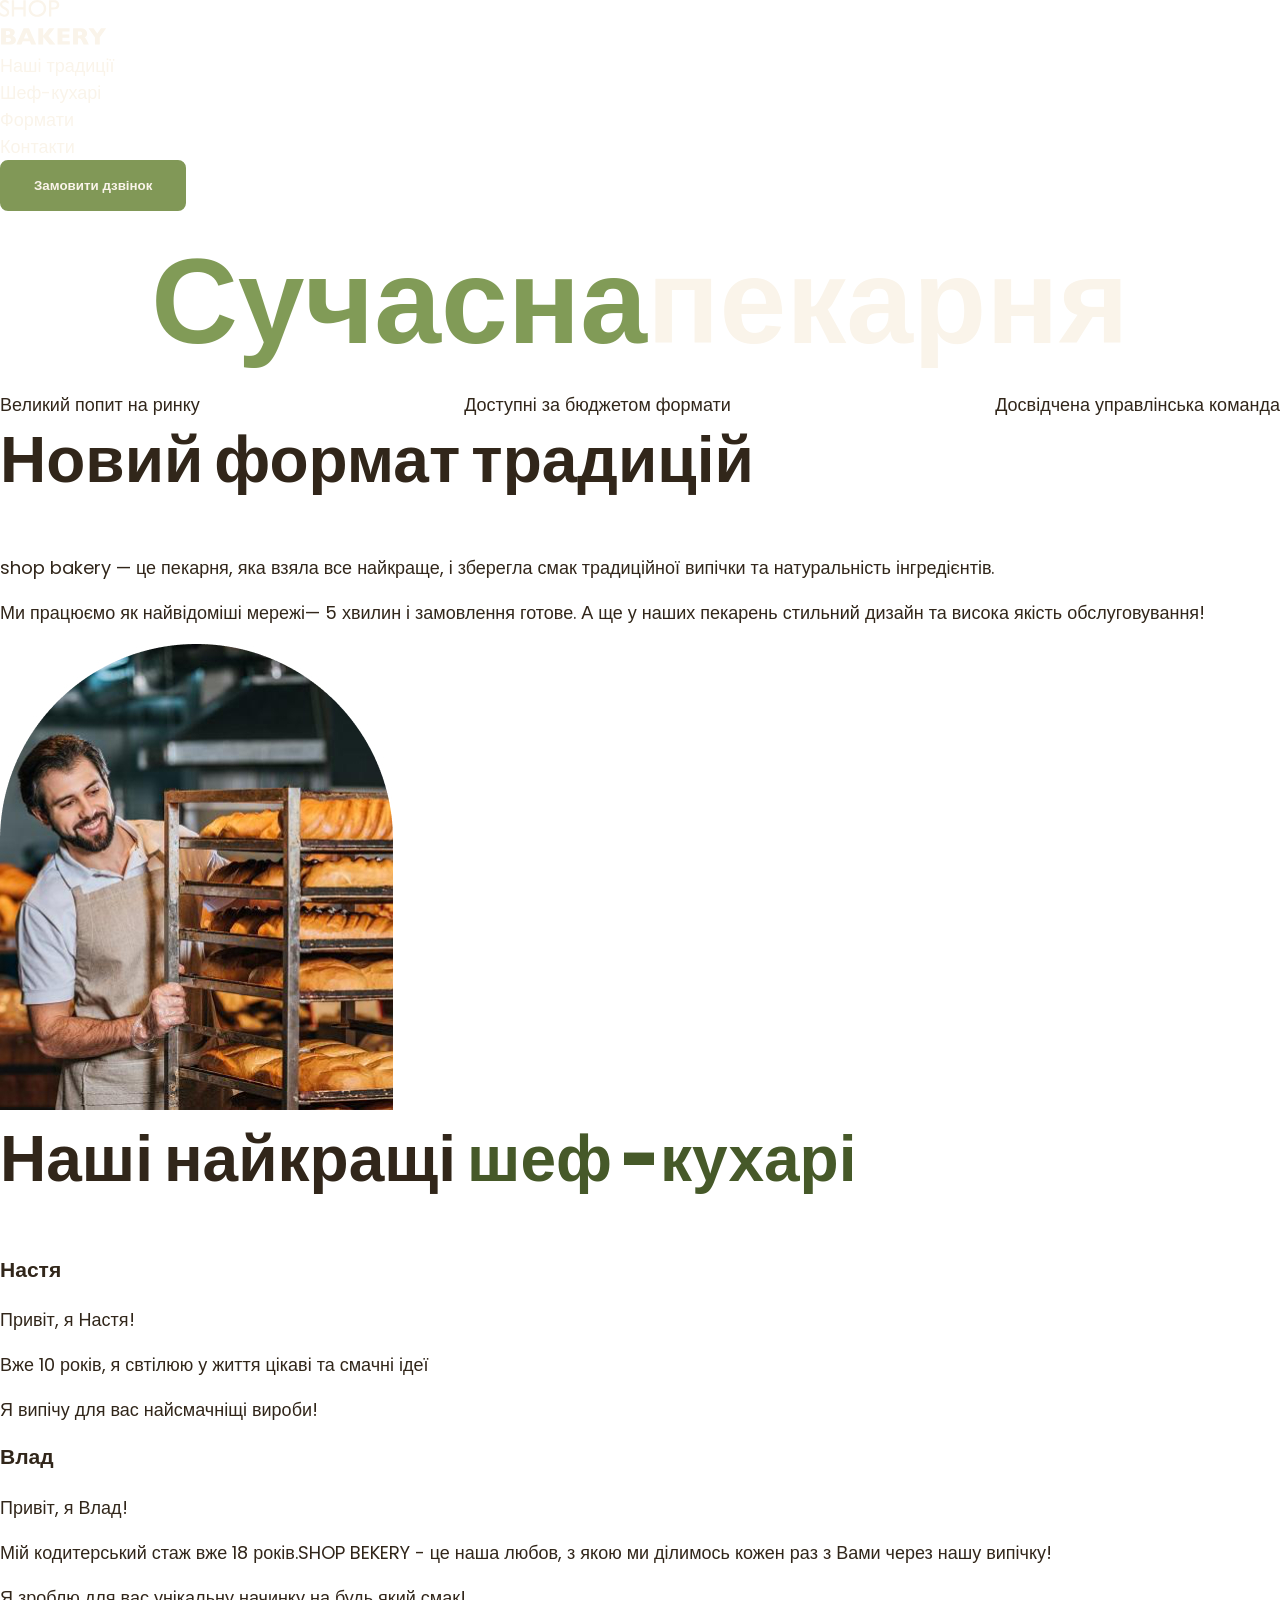
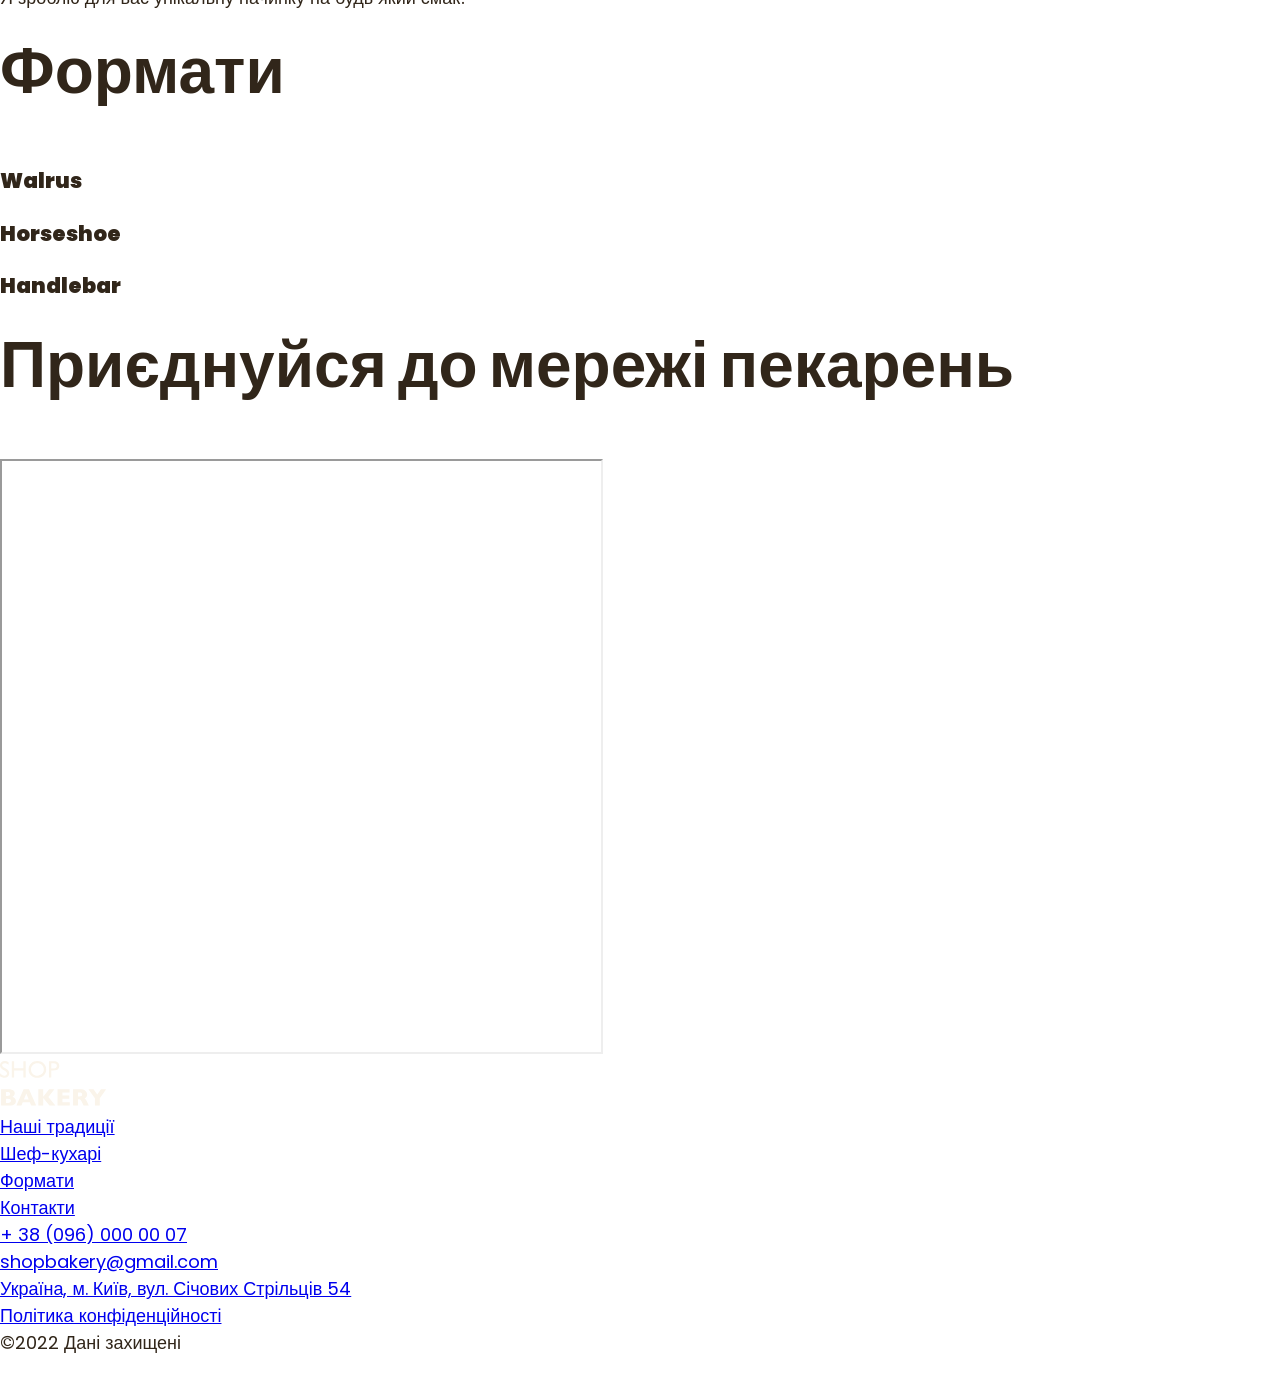
<file: index.html>
<!DOCTYPE html>
<html lang="uk">
  <head>
    <meta charset="UTF-8" />
    <meta name="viewport" content="width=device-width, initial-scale=1.0" />
    <title>Сучасна пекарня</title>
    <link rel="stylesheet" href="./css/styles.css" />
  </head>
  <body>
    <header>
      <nav>
        <a href="./">
          <!--Logo -->
          <img src="./images/logo.svg" alt="Логотип сучасної пекарні" />
        </a>
        <ul>
          <li>
            <a class="link" href="#traditions-section">Наші традиції</a>
          </li>
          <li>
            <a class="link" href="#chefs-section">Шеф-кухарі</a>
          </li>
          <li>
            <a class="link" href="#formats-section">Формати</a>
          </li>
          <li>
            <a class="link" href="#contact-section">Контакти</a>
          </li>
        </ul>
      </nav>
      <button class="button" type="button">Замовити дзвінок</button>
    </header>
    <main>
      <section>
        <h1 class="hero-title"><span class="accent">Сучасна</span>пекарня</h1>
      </section>
      <section id="traditions-section">
        <ul class="advantages-list">
          <li>Великий попит на ринку</li>
          <li>Доступні за бюджетом формати</li>
          <li>Досвідчена управлінська команда</li>
        </ul>
        <h2 class="section-title">Новий формат традицій</h2>
        <p>
          <span>shop bakery</span> — це пекарня, яка взяла все найкраще, і
          зберегла смак традиційної випічки та натуральність інгредієнтів.
        </p>
        <p>
          Ми працюємо як найвідоміші мережі—
          <span>5 хвилин і замовлення готове.</span> А ще у наших пекарень
          стильний дизайн та висока якість обслуговування!
        </p>
        <img
          src="./images/baker-man.jpeg"
          alt="Чоловік пекар дивиться на батони із посмішкою"
        />
      </section>
      <section id="chefs-section">
        <h2 class="section-title">
          Наші найкращі<span class="accent"> шеф -кухарі</span>
        </h2>
        <ul>
          <li>
            <article>
              <h3>Настя</h3>
              <p>Привіт, я Настя!</p>
              <p>Вже 10 років, я свтілюю у життя цікаві та смачні ідеї</p>
              <p>Я випічу для вас найсмачніщі вироби!</p>
            </article>
          </li>
          <li>
            <article>
              <h3>Влад</h3>
              <p>Привіт, я Влад!</p>
              <p>
                Мій кодитерський стаж вже 18 років.SHOP BEKERY - це наша любов,
                з якою ми ділимось кожен раз з Вами через нашу випічку!
              </p>
              <p>Я зроблю для вас унікальну начинку на будь який смак!</p>
            </article>
          </li>
        </ul>
      </section>
      <section id="formats-section">
        <h2 class="section-title">Формати</h2>
        <ul>
          <li>
            <article>
              <h3 lang="en">Walrus</h3>
            </article>
          </li>
          <li>
            <article>
              <h3 lang="en">Horseshoe</h3>
            </article>
          </li>
          <li>
            <article>
              <h3 lang="en">Handlebar</h3>
            </article>
          </li>
        </ul>
      </section>
      <section id="contact-section">
        <h2 class="section-title">Приєднуйся до мережі пекарень</h2>
        <iframe
          src="https://www.google.com/maps/embed?pb=!1m18!1m12!1m3!1d2540.163447036127!2d30.48869837623929!3d50.456680986915515!2m3!1f0!2f0!3f0!3m2!1i1024!2i768!4f13.1!3m3!1m2!1s0x40d4ce637c006b2d%3A0xaf86385f19996ff0!2z0YPQuy4g0KHQtdGH0LXQstGL0YUg0KHRgtGA0LXQu9GM0YbQvtCyLCA1NCwg0JrQuNC10LIsIDAyMDAw!5e0!3m2!1sru!2sua!4v1762864063836!5m2!1sru!2sua"
          width="603"
          height="595"
        ></iframe>
      </section>
    </main>
    <footer>
      <nav>
        <a href="#"> </a>
        <!--Logo-->
        <img src="./images/logo.svg" alt="Логотип сучасної пекарні" />
        <ul>
          <li>
            <a href="#">Наші традиції</a>
          </li>
          <li>
            <a href="#">Шеф-кухарі</a>
          </li>
          <li>
            <a href="#">Формати</a>
          </li>
          <li>
            <a href="#">Контакти</a>
          </li>
        </ul>
      </nav>
      <address>
        <ul>
          <li><a href="tel:+380960000007">+ 38 (096) 000 00 07</a></li>
          <li>
            <a href="mailto:shopbakery@gmail.com">shopbakery@gmail.com</a>
          </li>
          <li>
            <a href="https://maps.app.goo.gl/AGu1dHzG3ngqj6Wf8" target="_blank">
              Україна, м. Київ, вул. Січових Стрільців 54
            </a>
          </li>
          <li>
            <a href="#">
              <!--fasebook icon-->
            </a>
          </li>
          <li>
            <a href="#">
              <!--instagram icon-->
            </a>
          </li>
        </ul>
        <a href="#" target="_blank">Політика конфіденційності</a>
        <p>&copy;2022 Дані захищені</p>
      </address>
    </footer>
  </body>
</html>
</file>
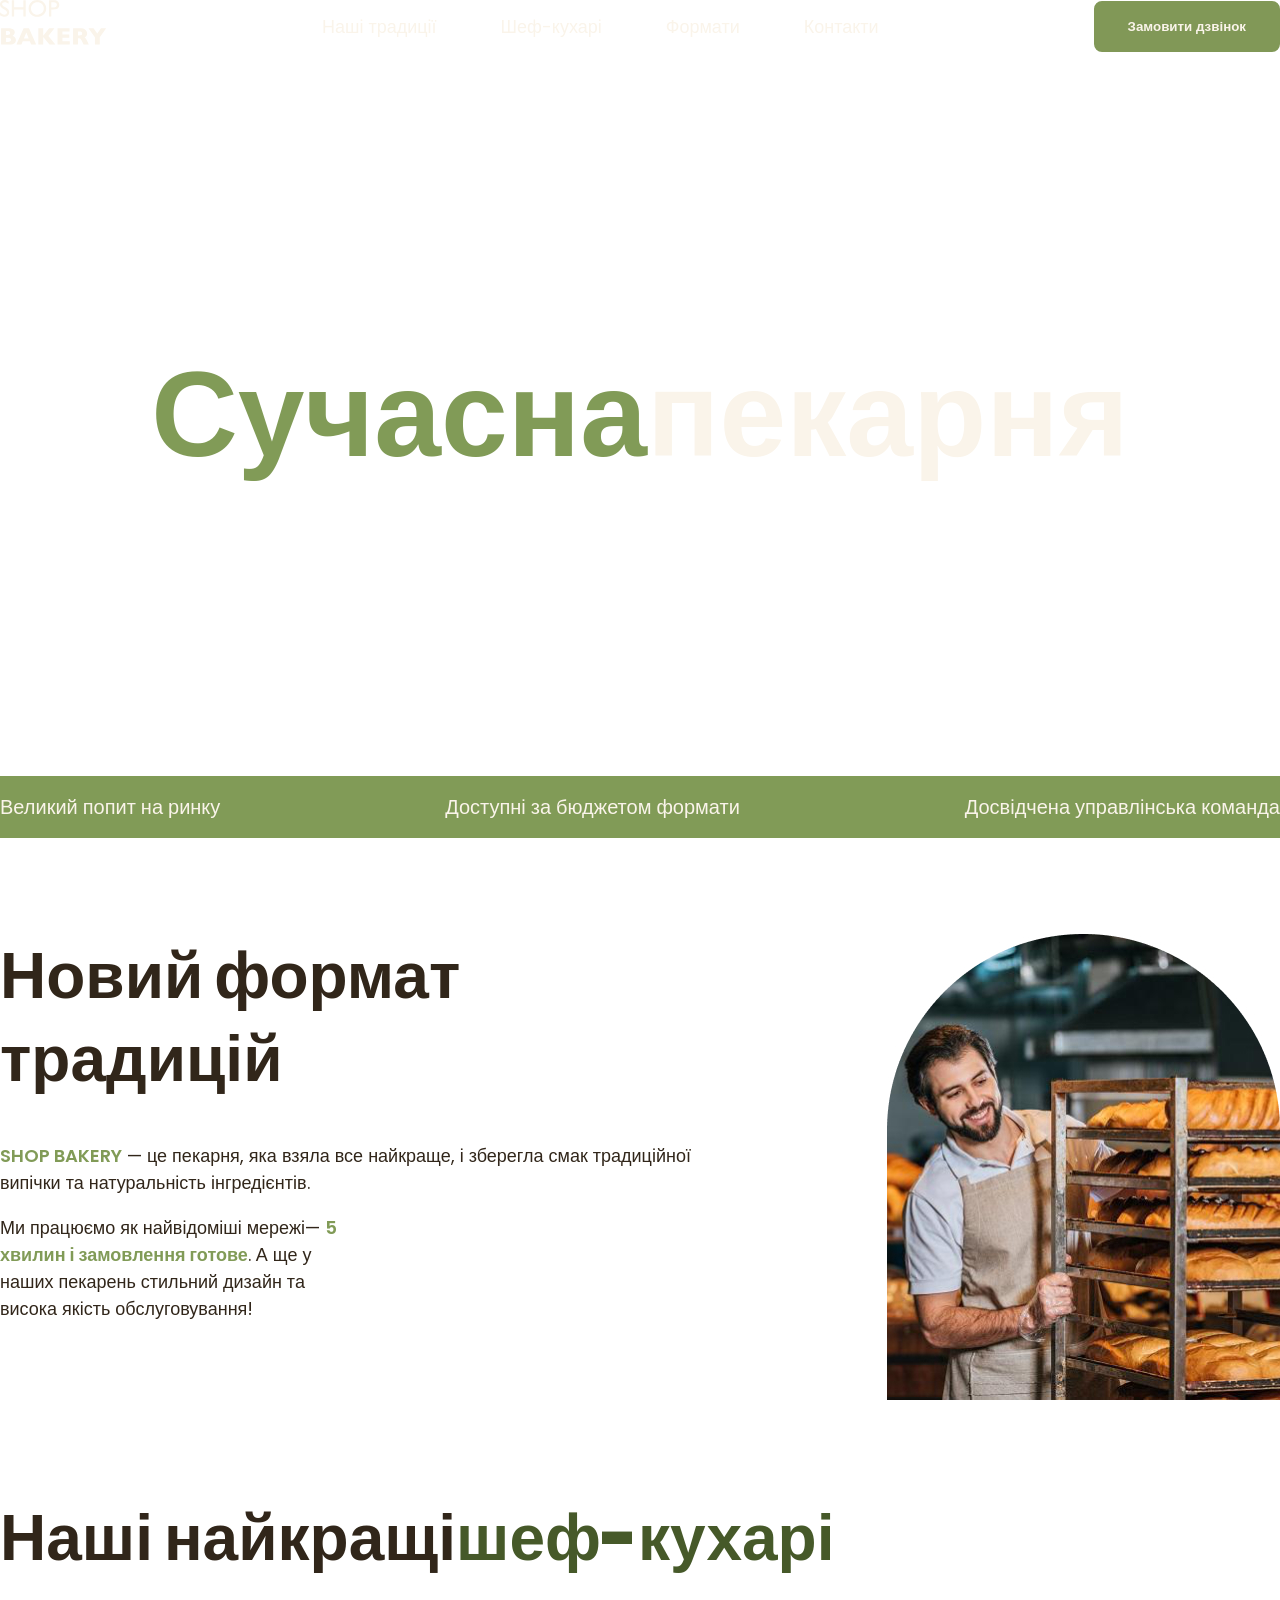
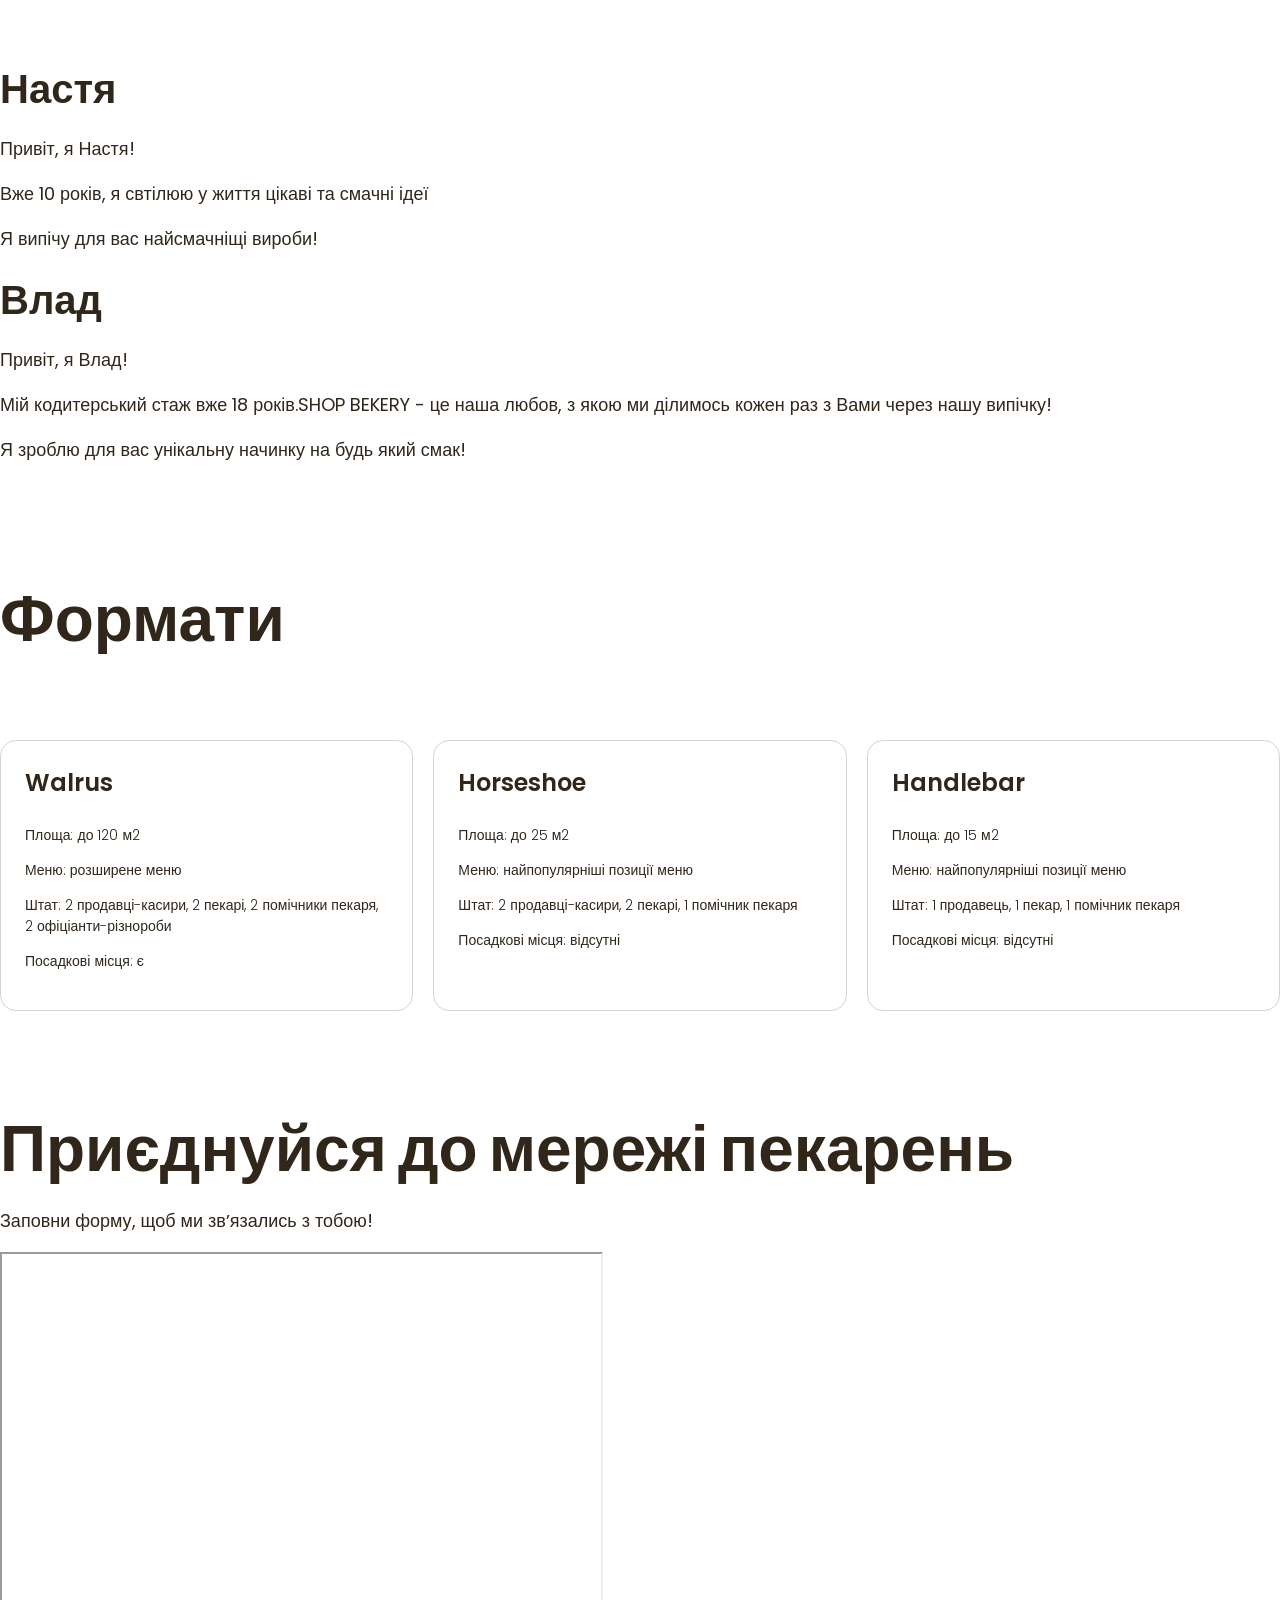
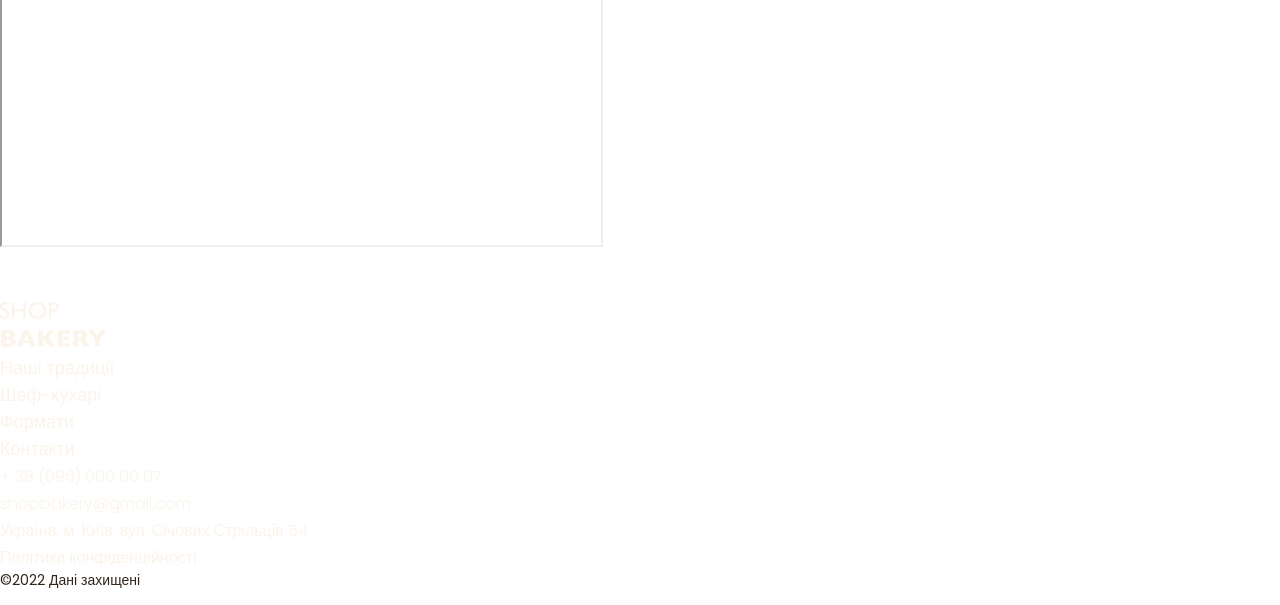
<file: index2.html>
<!DOCTYPE html>
<html lang="uk">
  <head>
    <meta charset="UTF-8" />
    <meta name="viewport" content="width=device-width, initial-scale=1.0" />
    <title>Сучасна пекарня</title>
    <!--Fonts
    <link rel="preconnect" href="https://fonts.googleapis.com" />
    <link rel="preconnect" href="https://fonts.gstatic.com" crossorigin />
    <link
      href="https://fonts.googleapis.com/css2?family=Poppins:wght@300;400;600;900&display=swap"
      rel="stylesheet"
    />-->
    <!--Styles-->
    <link rel="stylesheet" href="./css/styles.css" />
  </head>
  <body>
    <header>
      <div class="container">
        <div class="header-container">
          <!--Flex container-->
          <nav class="header-nav">
            <a href="./">
              <!--Logo -->
              <img src="./images/logo.svg" alt="Логотип сучасної пекарні" />
            </a>
            <ul class="header-menu">
              <li>
                <a class="link" href="#traditions-section">Наші традиції</a>
              </li>
              <li>
                <a class="link" href="#chefs-section">Шеф-кухарі</a>
              </li>
              <li>
                <a class="link" href="#formats-section">Формати</a>
              </li>
              <li>
                <a class="link" href="#contact-section">Контакти</a>
              </li>
            </ul>
          </nav>
          <button class="button" type="button">Замовити дзвінок</button>
        </div>
      </div>
    </header>
    <main>
      <section class="hero-section">
        <div class="container">
          <h1 class="hero-title"><span class="accent">Сучасна</span>пекарня</h1>
        </div>
      </section>
      <section class="advantages-section">
        <div class="container">
          <h2 class="visualy-hidden">Наші переваги</h2>
          <ul class="advantages-list">
            <li class="advantages-item">Великий попит на ринку</li>
            <li class="advantages-item">Доступні за бюджетом формати</li>
            <li class="advantages-item">Досвідчена управлінська команда</li>
          </ul>
        </div>
      </section>
      <section class="traditions-section section" id="traditions-section">
        <div class="container">
          <div class="traditions-container">
            <div class="traditions-content">
              <h2 class="traditions-title section-title">
                Новий формат традицій
              </h2>
              <p class="traditions-text">
                <span class="brand uppercase">shop bakery</span> — це пекарня,
                яка взяла все найкраще, і зберегла смак традиційної випічки та
                натуральність інгредієнтів.
              </p>
              <p class="traditions-text limited">
                Ми працюємо як найвідоміші мережі—
                <span class="brand">5 хвилин і замовлення готове</span>. А ще у
                наших пекарень стильний дизайн та висока якість обслуговування!
              </p>
            </div>
            <img
              src="./images/baker-man.jpeg"
              alt="Чоловік пекар дивиться на батони із посмішкою"
            />
          </div>
        </div>
      </section>
      <section class="section" id="chefs-section">
        <div class="container">
          <h2 class="chefs-title section-title">
            Наші найкращі<span class="accent">шеф-кухарі</span>
          </h2>
          <ul>
            <li>
              <article>
                <h3 class="chef-title">Настя</h3>
                <p>Привіт, я Настя!</p>
                <p>Вже 10 років, я свтілюю у життя цікаві та смачні ідеї</p>
                <p>Я випічу для вас найсмачніщі вироби!</p>
              </article>
            </li>
            <li>
              <article>
                <h3 class="chef-title">Влад</h3>
                <p>Привіт, я Влад!</p>
                <p>
                  Мій кодитерський стаж вже 18 років.SHOP BEKERY - це наша
                  любов, з якою ми ділимось кожен раз з Вами через нашу випічку!
                </p>
                <p>Я зроблю для вас унікальну начинку на будь який смак!</p>
              </article>
            </li>
          </ul>
        </div>
      </section>
      <section class="section" id="formats-section">
        <div class="container">
          <h2 class="formats-title section-title">Формати</h2>
          <ul class="formats-list">
            <li class="formats-item">
              <article class="format-card">
                <h3 class="format-title" lang="en">Walrus</h3>
                <div class="format-text">
                  <p>Площа: до 120 м2</p>
                  <p>Меню: розширене меню</p>
                  <p>
                    Штат: 2 продавці-касири, 2 пекарі, 2 помічники пекаря, 2
                    офіціанти-різнороби
                  </p>
                  <p>Посадкові місця: є</p>
                </div>
              </article>
            </li>
            <li class="formats-item">
              <article class="format-card">
                <h3 class="format-title" lang="en">Horseshoe</h3>
                <div class="format-text">
                  <p>Площа: до 25 м2</p>
                  <p>Меню: найпопулярніші позиції меню</p>
                  <p>Штат: 2 продавці-касири, 2 пекарі, 1 помічник пекаря</p>
                  <p>Посадкові місця: відсутні</p>
                </div>
              </article>
            </li>
            <li class="formats-item">
              <article class="format-card">
                <h3 class="format-title" lang="en">Handlebar</h3>
                <div class="format-text">
                  <p>Площа: до 15 м2</p>
                  <p>Меню: найпопулярніші позиції меню</p>
                  <p>Штат: 1 продавець, 1 пекар, 1 помічник пекаря</p>
                  <p>Посадкові місця: відсутні</p>
                </div>
              </article>
            </li>
          </ul>
        </div>
      </section>
      <section class="section" id="contact-section">
        <div class="container">
          <h2 class="contact-title section-title">
            Приєднуйся до мережі пекарень
          </h2>
          <p>Заповни форму, щоб ми звʼязались з тобою!</p>
          <iframe
            src="https://www.google.com/maps/embed?pb=!1m18!1m12!1m3!1d2540.163447036127!2d30.48869837623929!3d50.456680986915515!2m3!1f0!2f0!3f0!3m2!1i1024!2i768!4f13.1!3m3!1m2!1s0x40d4ce637c006b2d%3A0xaf86385f19996ff0!2z0YPQuy4g0KHQtdGH0LXQstGL0YUg0KHRgtGA0LXQu9GM0YbQvtCyLCA1NCwg0JrQuNC10LIsIDAyMDAw!5e0!3m2!1sru!2sua!4v1762864063836!5m2!1sru!2sua"
            width="603"
            height="595"
          ></iframe>
        </div>
      </section>
    </main>
    <footer>
      <div class="container">
        <nav>
          <a href="#"> </a>
          <!--Logo-->
          <img src="./images/logo.svg" alt="Логотип сучасної пекарні" />
          <ul>
            <li>
              <a class="link" href="#">Наші традиції</a>
            </li>
            <li>
              <a class="link" href="#">Шеф-кухарі</a>
            </li>
            <li>
              <a class="link" href="#">Формати</a>
            </li>
            <li>
              <a class="link" href="#">Контакти</a>
            </li>
          </ul>
        </nav>
        <address>
          <ul>
            <li>
              <a class="address-link" href="tel:+380960000007"
                >+ 38 (096) 000 00 07</a
              >
            </li>
            <li>
              <a class="address-link" href="mailto:shopbakery@gmail.com"
                >shopbakery@gmail.com</a
              >
            </li>
            <li>
              <a
                class="address-link"
                href="https://maps.app.goo.gl/AGu1dHzG3ngqj6Wf8"
                target="_blank"
              >
                Україна, м. Київ, вул. Січових Стрільців 54
              </a>
            </li>
            <li>
              <a href="#">
                <!--fasebook icon-->
              </a>
            </li>
            <li>
              <a href="#">
                <!--instagram icon-->
              </a>
            </li>
          </ul>
          <a class="address-link" href="#" target="_blank"
            >Політика конфіденційності</a
          >
          <p class="address-copyright">&copy;2022 Дані захищені</p>
        </address>
      </div>
    </footer>
  </body>
</html>
</file>
<file: css/styles.css>
@font-face {
  font-display: swap;
  font-family: "Poppins";
  font-weight: 300;
  src: url("../fonts/poppins-v24-latin-300.woff2") format("woff2");
}

@font-face {
  font-display: swap;
  font-family: "Poppins";
  font-weight: 400;
  src: url("../fonts/poppins-v24-latin-regular.woff2") format("woff2");
}

@font-face {
  font-display: swap;
  font-family: "Poppins";
  font-weight: 600;
  src: url("../fonts/poppins-v24-latin-600.woff2") format("woff2");
}

@font-face {
  font-display: swap;
  font-family: "Poppins";
  font-weight: 900;
  src: url("../fonts/poppins-v24-latin-900.woff2") format("woff2");
}

:root {
  --color-primary-dark: #31261a;
  --color-primary-light: #faf4ea;
  --color-brand-light: #819b57;
  --color-brand-dark: #465929;
}

/*Base*/
* {
  box-sizing: border-box;
}
body {
  color: var(--color-primary-dark);
  line-height: 1.5;
  font-family: "Poppins", sans-serif;
  font-size: 18px;
  font-weight: 400;
  margin: 0;
}

h1,
h2,
h3,
h4,
h5,
h6,
p {
  margin-top: 0;
}

address {
  font-style: normal;
}

ul {
  list-style-type: none;
  margin: 0;
  padding: 0;
}

.visualy-hidden {
  position: absolute;
  left: -10000px;
  top: auto;
  width: 1px;
  height: 1px;
  overflow: hidden;
}

.section {
  padding: 48px 0;
}

.container {
  width: 100%;
  max-width: 1288px;
  margin: 0 auto;
}

/* Button*/
.button {
  padding: 16px 32px;
  color: var(--color-primary-light);
  font-weight: 600;
  background-color: #819857;
  border: 2px solid #819857;
  border-radius: 8px;
  cursor: pointer;
}

.button:hover {
  color: var(--color-brand-dark);
  background-color: transparent;
}

/* Link */
.link {
  color: var(--color-primary-light);

  text-decoration: none;
}

.link:hover {
  color: var(--color-brand-light);
  font-weight: 600;
}

/* Header */
.header-container {
  display: flex;
  align-items: center;
  gap: 40px;
}

.header-nav {
  display: flex;
  align-items: center;
  flex-grow: 1;
  gap: 40px;
}

.header-menu {
  display: flex;
  gap: 64px;
  flex-grow: 1;
  justify-content: center;
}

/* Hero section */
.hero-section {
  padding: 272px 0;
}

.hero-title {
  color: #faf4ea;
  text-align: center;
  font-size: 120px;
  font-weight: 900;
  margin-bottom: 0;
  /*font-style: italic;*/
  /*text-transform: ;*/
  /* text-shadow: 2px 2px 4px violet;*/
  /* letter-spacing: 4px;*/
  /*word-spacing: 20px;*/
}

.hero-title .accent {
  color: var(--color-brand-light);
}

/* Avantages section*/
.advantages-section {
  padding: 16px 0;
  background-color: var(--color-brand-light);
}

.advantages-list {
  display: flex;
  justify-content: space-between;
  gap: 40px;
}

.advantages-item {
  font-size: 20px;
  font-weight: 300;
  color: var(--color-primary-light);
}

.section-title {
  font-size: 64px;
  font-weight: 900;
  line-height: 1.3;
}
.section-title .accent {
  color: var(--color-brand-dark);
}

/*.traditions-text {
  white-space: none;
}*/

/* Traditions section*/
.traditions-section {
  padding-top: 96px;
}

.traditions-container {
  display: flex;
  justify-content: space-between;
  gap: 40px;
}

.traditions-content {
  max-width: 710px;
}

.traditions-title {
  margin-bottom: 42px;
}

.traditions-text .brand {
  color: var(--color-brand-light);
  font-weight: 600;
}

.traditions-text .uppercase {
  text-transform: uppercase;
}

.traditions-text.limited {
  max-width: 340px;
}

/* Chefs section*/
.chef-title {
  margin-bottom: 16px;
  font-size: 40px;
  font-weight: 600;
}

.chefs-title {
  margin-bottom: 80px;
}

/* Format section */
.formats-list {
  display: flex;
  gap: 20px;
  flex-wrap: wrap;
  align-items: stretch; /*додатково*/
}

.formats-item {
  flex-basis: calc((100% - 40px) / 3);
}

.format-card {
  padding: 24px;
  border: 1px solid lightgrey; /*remove*/
  border-radius: 16px;
  flex-direction: column; /*additionally*/
  height: 100%; /*additionally*/
}

.formats-title {
  margin-bottom: 80px;
}

.format-title {
  font-size: 24px;
  font-weight: 600;
}

.format-text {
  font-size: 14px;
  font-weight: 300;
}

/* Contact section */
.contact-title {
  margin-bottom: 16px;
}

/* Footer*/
.address-link {
  color: var(--color-primary-light);
  font-size: 16px;
  font-weight: 300;
  text-decoration: none;
}

.address-link:hover {
  color: var(--color-brand-light);
}

.address-copyright {
  font-size: 14px;
}
</file>
